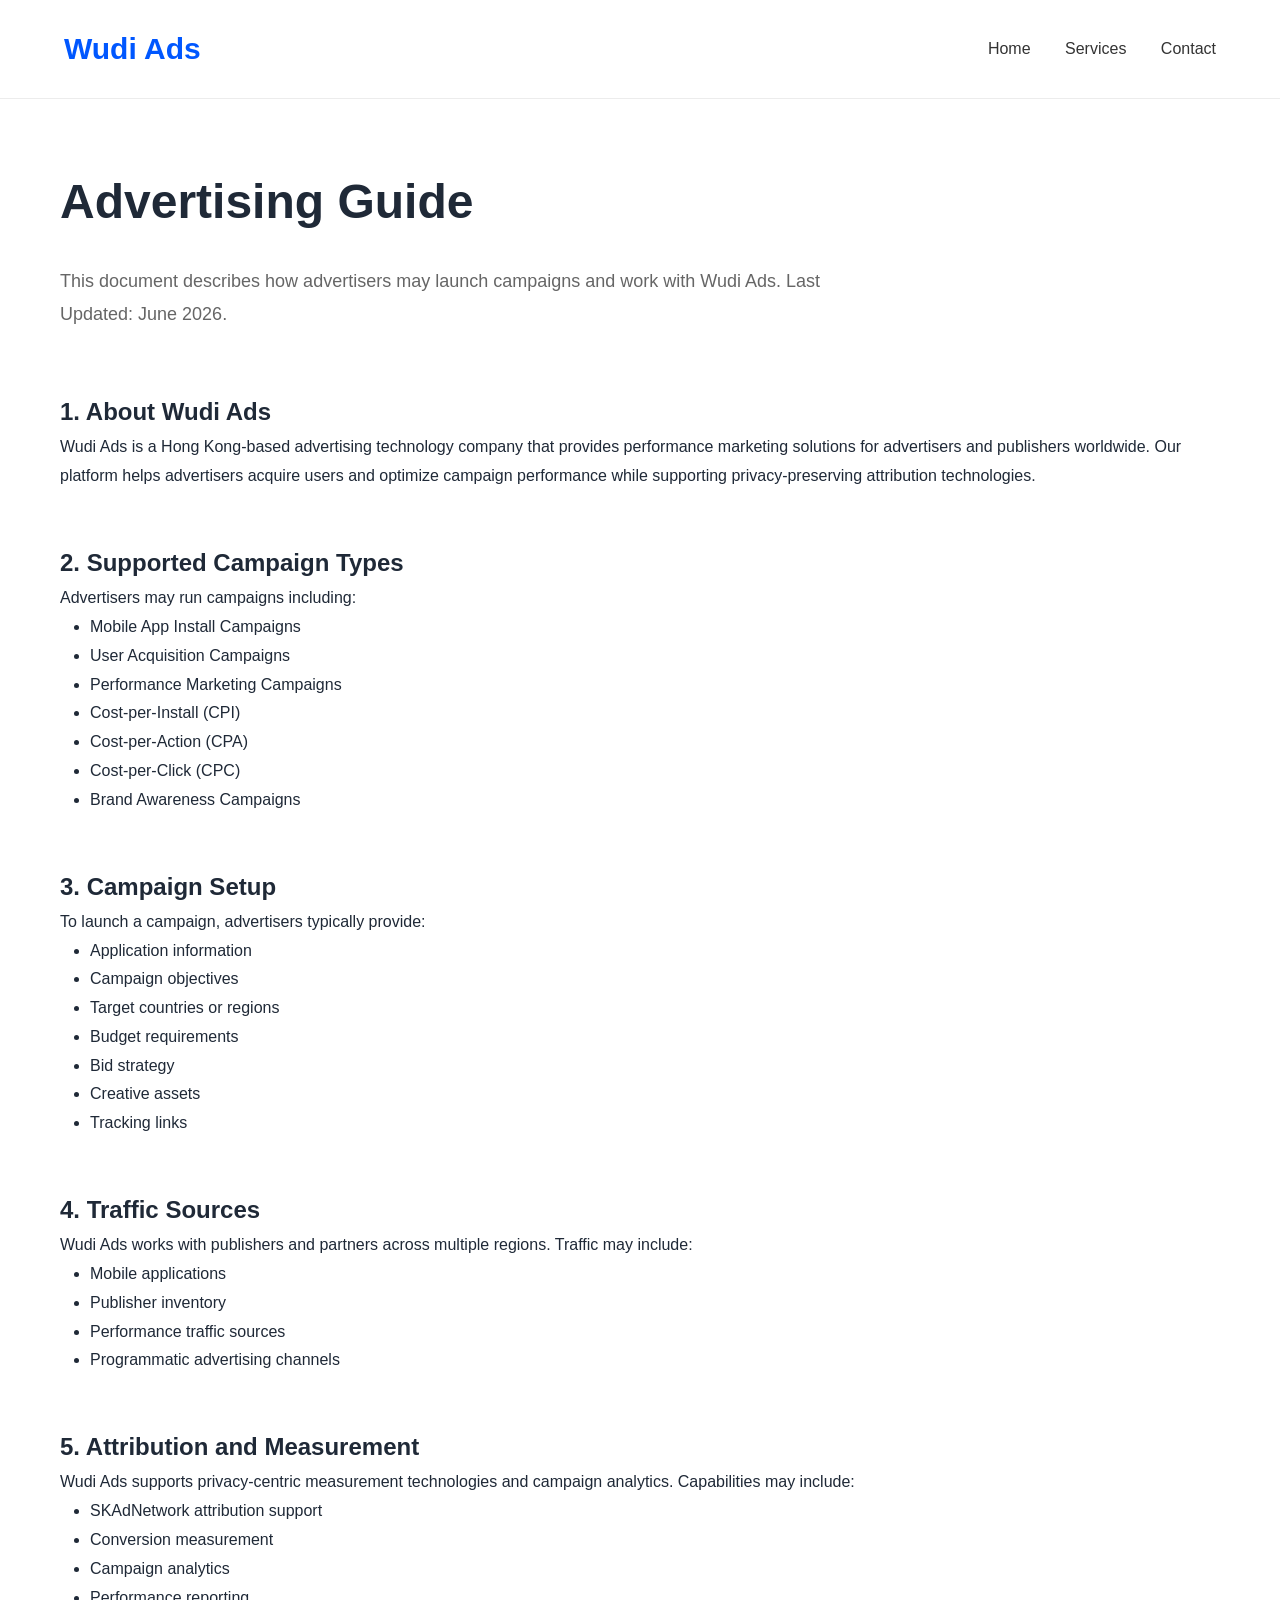
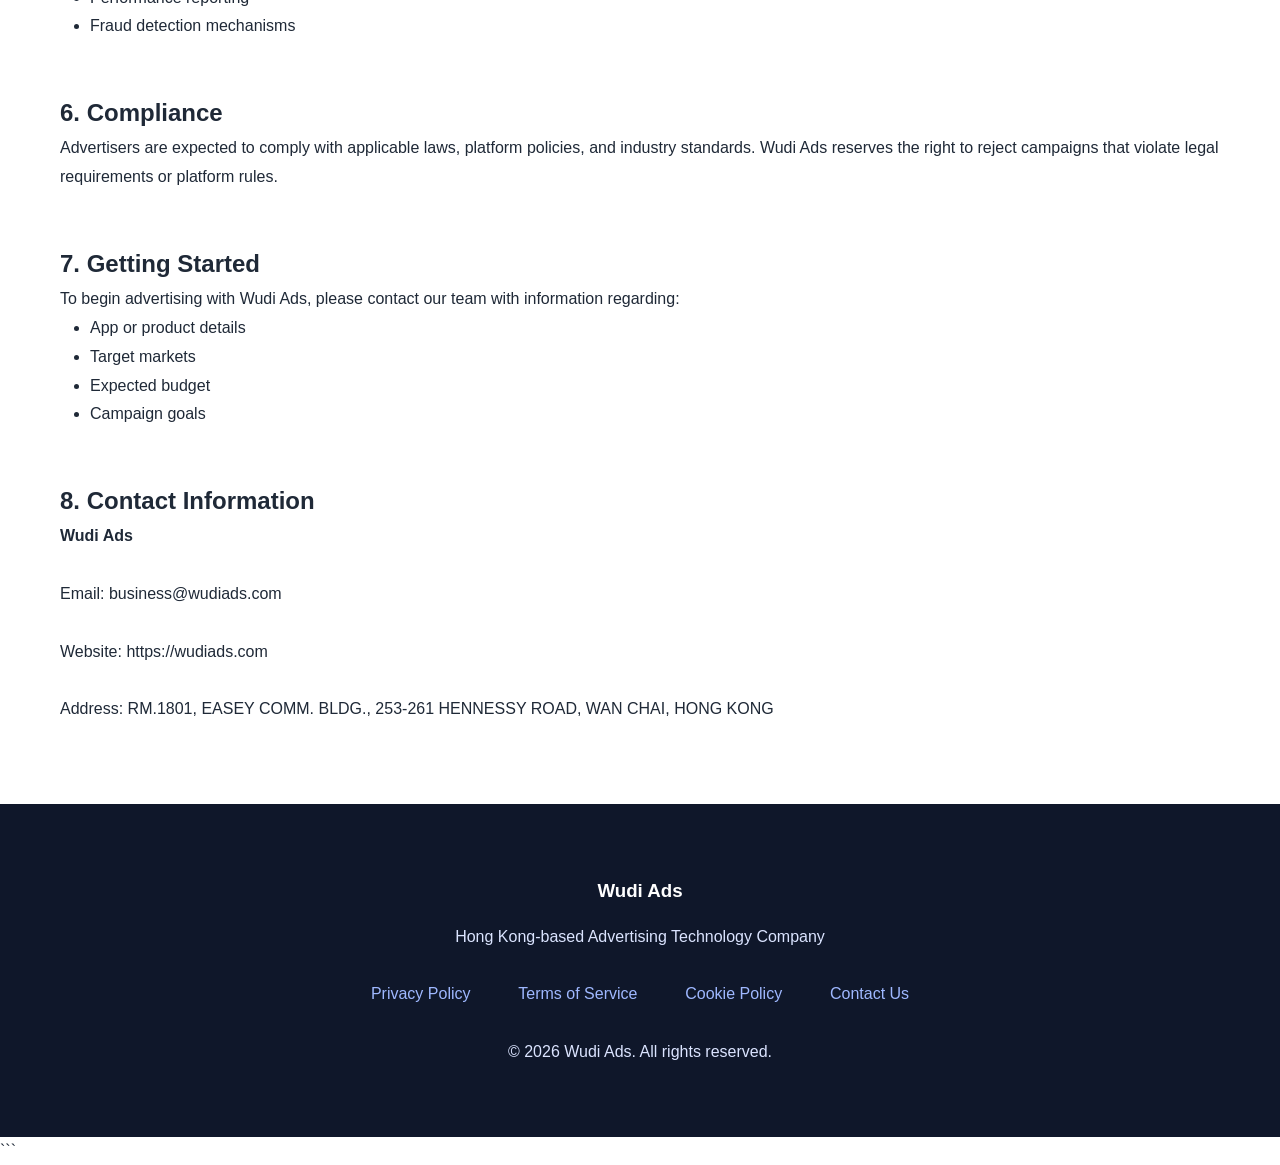
<file: advertising-guide.html>
<!DOCTYPE html>
<html lang="en">

<head>

<meta charset="UTF-8">
<meta name="viewport" content="width=device-width, initial-scale=1.0">

<title>Advertising Guide - Wudi Ads</title>

<link rel="stylesheet" href="style.css">

</head>

<body>

<!-- Header -->

<header>

<div class="container navbar">

<div class="logo">

Wudi Ads

</div>

<div class="nav-links">

<a href="index.html">Home</a>

<a href="services.html">Services</a>

<a href="contact.html">Contact</a>

</div>

</div>

</header>


<!-- Main -->

<section class="page">

<h1>

Advertising Guide

</h1>

<p class="page-intro">

This document describes how advertisers may launch campaigns and work with Wudi Ads.

Last Updated: June 2026.

</p>



<h2>

1. About Wudi Ads

</h2>

<p>

Wudi Ads is a Hong Kong-based advertising technology company that provides performance marketing solutions for advertisers and publishers worldwide.

Our platform helps advertisers acquire users and optimize campaign performance while supporting privacy-preserving attribution technologies.

</p>



<h2>

2. Supported Campaign Types

</h2>

<p>

Advertisers may run campaigns including:

</p>

<ul>

<li>Mobile App Install Campaigns</li>

<li>User Acquisition Campaigns</li>

<li>Performance Marketing Campaigns</li>

<li>Cost-per-Install (CPI)</li>

<li>Cost-per-Action (CPA)</li>

<li>Cost-per-Click (CPC)</li>

<li>Brand Awareness Campaigns</li>

</ul>



<h2>

3. Campaign Setup

</h2>

<p>

To launch a campaign, advertisers typically provide:

</p>

<ul>

<li>Application information</li>

<li>Campaign objectives</li>

<li>Target countries or regions</li>

<li>Budget requirements</li>

<li>Bid strategy</li>

<li>Creative assets</li>

<li>Tracking links</li>

</ul>



<h2>

4. Traffic Sources

</h2>

<p>

Wudi Ads works with publishers and partners across multiple regions.

Traffic may include:

</p>

<ul>

<li>Mobile applications</li>

<li>Publisher inventory</li>

<li>Performance traffic sources</li>

<li>Programmatic advertising channels</li>

</ul>



<h2>

5. Attribution and Measurement

</h2>

<p>

Wudi Ads supports privacy-centric measurement technologies and campaign analytics.

Capabilities may include:

</p>

<ul>

<li>SKAdNetwork attribution support</li>

<li>Conversion measurement</li>

<li>Campaign analytics</li>

<li>Performance reporting</li>

<li>Fraud detection mechanisms</li>

</ul>



<h2>

6. Compliance

</h2>

<p>

Advertisers are expected to comply with applicable laws, platform policies, and industry standards.

Wudi Ads reserves the right to reject campaigns that violate legal requirements or platform rules.

</p>



<h2>

7. Getting Started

</h2>

<p>

To begin advertising with Wudi Ads, please contact our team with information regarding:

</p>

<ul>

<li>App or product details</li>

<li>Target markets</li>

<li>Expected budget</li>

<li>Campaign goals</li>

</ul>



<h2>

8. Contact Information

</h2>

<p>

<strong>Wudi Ads</strong>

<br><br>

Email:

business@wudiads.com

<br><br>

Website:

https://wudiads.com

<br><br>

Address:

RM.1801, EASEY COMM. BLDG.,

253-261 HENNESSY ROAD,

WAN CHAI,

HONG KONG

</p>

</section>



<!-- Footer -->

<footer>

<div class="container">

<h3>

Wudi Ads

</h3>

<p>

Hong Kong-based Advertising Technology Company

</p>

<br>

<a href="privacy-policy.html">

Privacy Policy

</a>

&nbsp;&nbsp;

<a href="terms.html">

Terms of Service

</a>

&nbsp;&nbsp;

<a href="cookie-policy.html">

Cookie Policy

</a>

&nbsp;&nbsp;

<a href="contact.html">

Contact Us

</a>

<br><br>

<p>

© 2026 Wudi Ads. All rights reserved.

</p>

</div>

</footer>

</body>

</html>
```
</file>
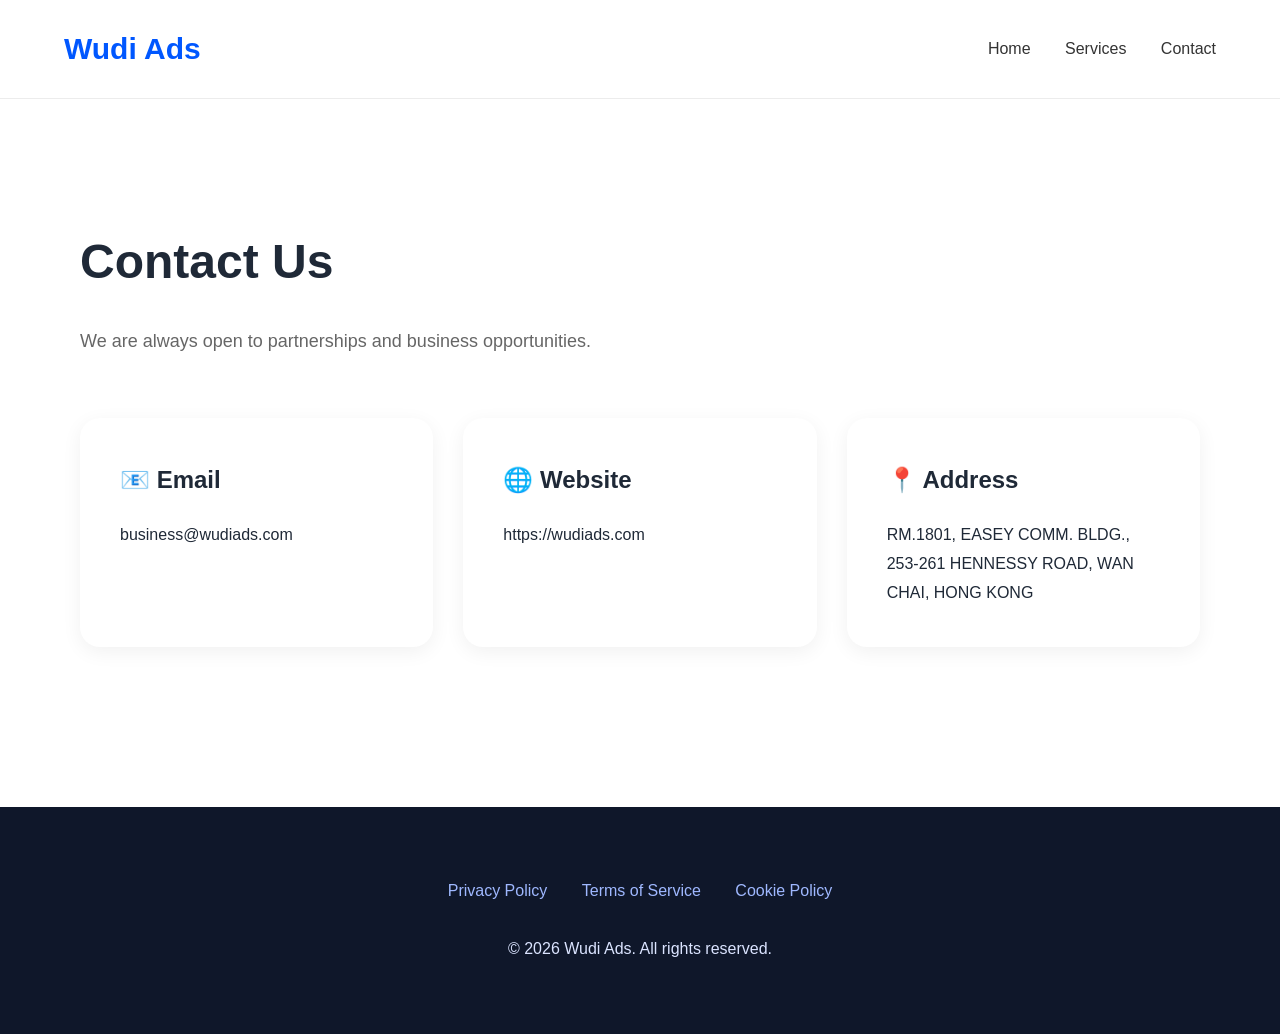
<file: contact.html>
<!DOCTYPE html>
<html lang="en">
<head>
<meta charset="UTF-8">
<meta name="viewport" content="width=device-width,initial-scale=1">
<title>Contact - Wudi Ads</title>
<link rel="stylesheet" href="style.css">
</head>

<body>

<header>

<div class="container navbar">

<div class="logo">
Wudi Ads
</div>

<div class="nav-links">
<a href="index.html">Home</a>
<a href="services.html">Services</a>
<a href="contact.html">Contact</a>
</div>

</div>

</header>


<div class="page">

<section class="page">

<h1>Contact Us</h1>

<p class="page-intro">

We are always open to partnerships and business opportunities.

</p>

<div class="grid">

<div class="card">

<h3>📧 Email</h3>

<p>

business@wudiads.com

</p>

</div>

<div class="card">

<h3>🌐 Website</h3>

<p>

https://wudiads.com

</p>

</div>

<div class="card">

<h3>📍 Address</h3>

<p>

RM.1801, EASEY COMM. BLDG.,

253-261 HENNESSY ROAD,

WAN CHAI, HONG KONG

</p>

</div>

</section>
</div>


<footer>

<a href="privacy-policy.html">
Privacy Policy
</a>

<a href="terms.html">
Terms of Service
</a>

<a href="cookie-policy.html">
Cookie Policy
</a>

<br><br>

<p>
© 2026 Wudi Ads. All rights reserved.
</p>

</footer>

</body>
</html>
</file>
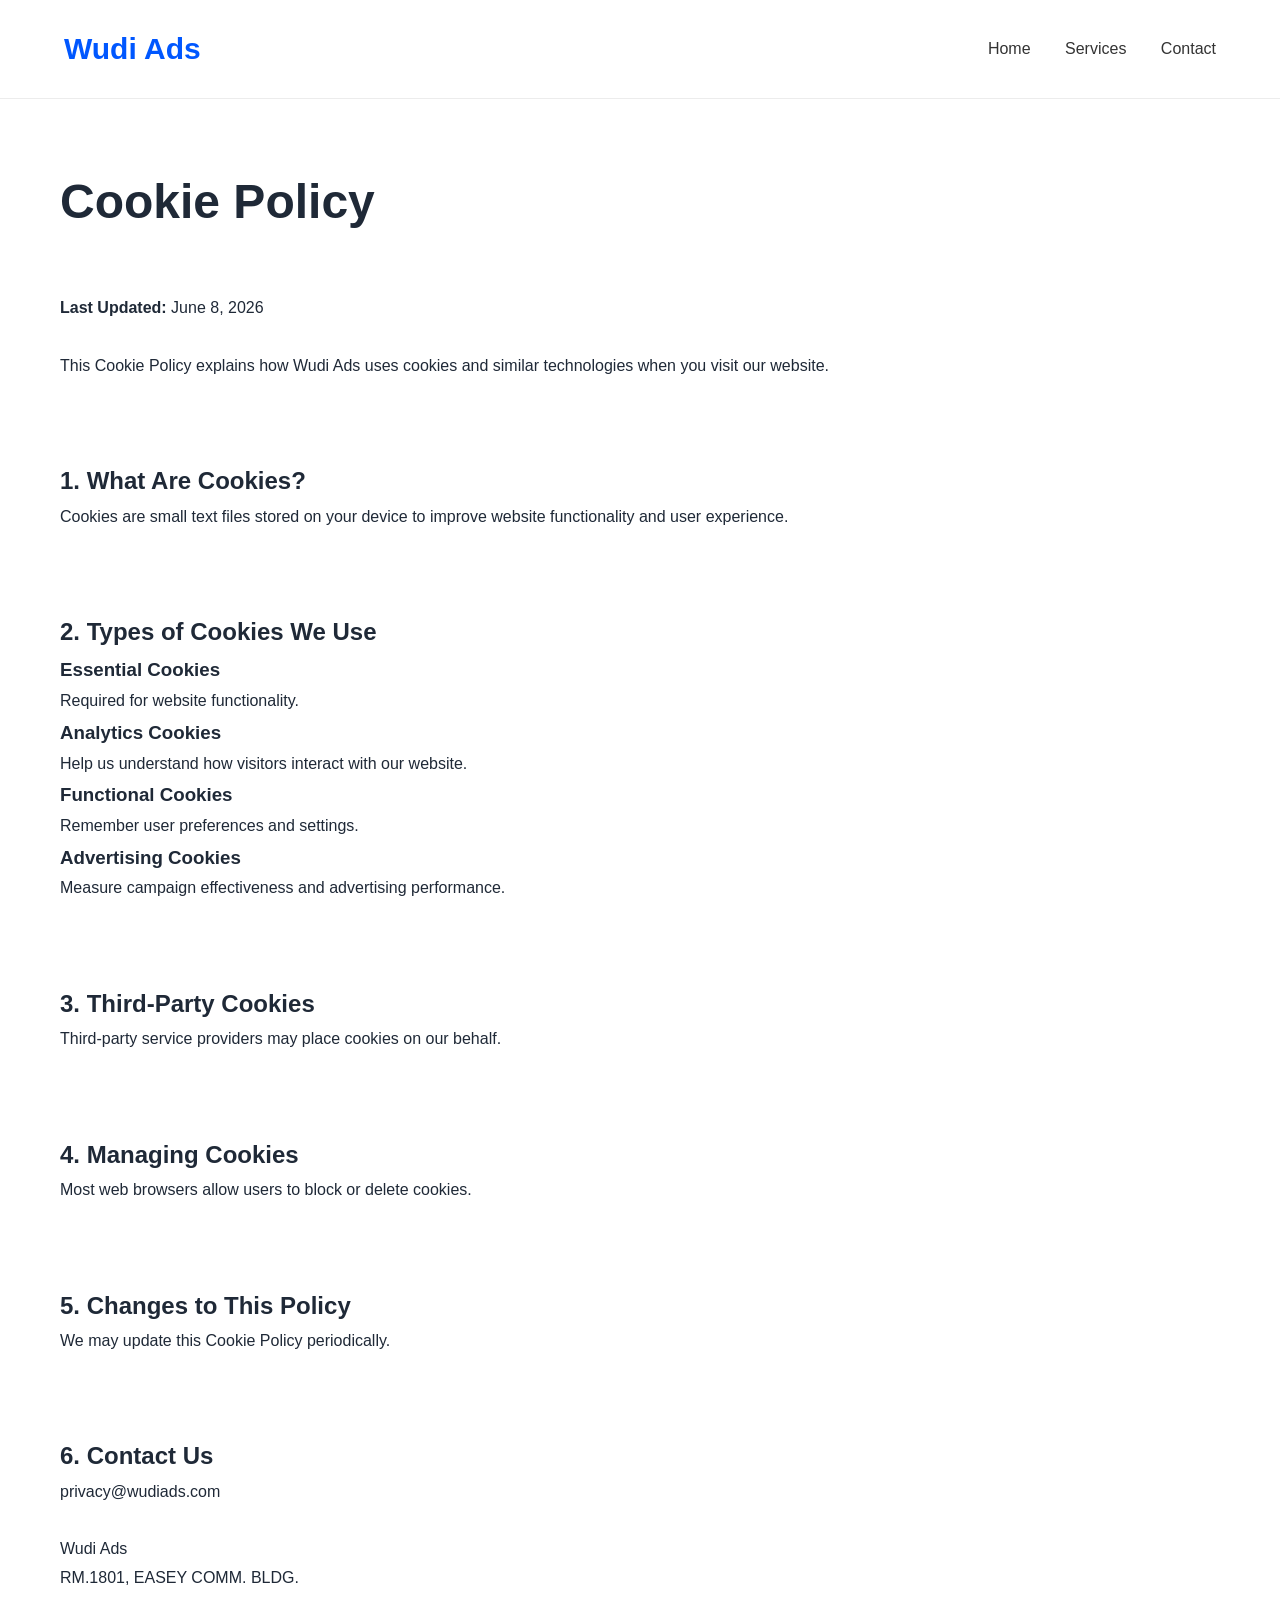
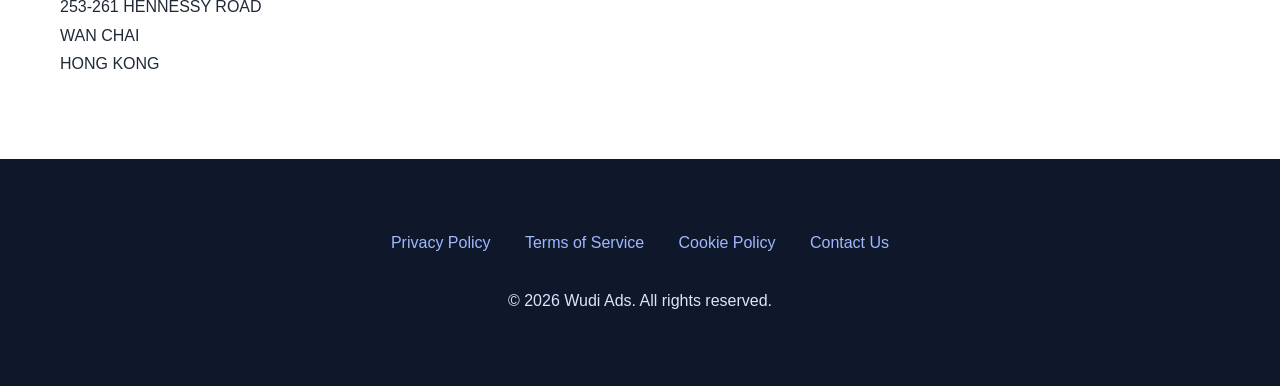
<file: cookie-policy.html>
<!DOCTYPE html>
<html lang="en">
<head>
<meta charset="UTF-8">
<meta name="viewport" content="width=device-width,initial-scale=1">
<title>Cookie Policy - Wudi Ads</title>

<link rel="stylesheet" href="style.css">
</head>

<body>

<header>
<div class="container navbar">

<div class="logo">
Wudi Ads
</div>

<div class="nav-links">
<a href="index.html">Home</a>
<a href="services.html">Services</a>
<a href="contact.html">Contact</a>
</div>

</div>
</header>


<div class="page">

<h1>Cookie Policy</h1>

<br>

<p>

<strong>Last Updated:</strong> June 8, 2026

</p>

<br>

<p>

This Cookie Policy explains how Wudi Ads uses cookies and similar technologies when you visit our website.

</p>

<br>

<h2>1. What Are Cookies?</h2>

<p>

Cookies are small text files stored on your device to improve website functionality and user experience.

</p>

<br>

<h2>2. Types of Cookies We Use</h2>

<h3>Essential Cookies</h3>

<p>

Required for website functionality.

</p>

<h3>Analytics Cookies</h3>

<p>

Help us understand how visitors interact with our website.

</p>

<h3>Functional Cookies</h3>

<p>

Remember user preferences and settings.

</p>

<h3>Advertising Cookies</h3>

<p>

Measure campaign effectiveness and advertising performance.

</p>

<br>

<h2>3. Third-Party Cookies</h2>

<p>

Third-party service providers may place cookies on our behalf.

</p>

<br>

<h2>4. Managing Cookies</h2>

<p>

Most web browsers allow users to block or delete cookies.

</p>

<br>

<h2>5. Changes to This Policy</h2>

<p>

We may update this Cookie Policy periodically.

</p>

<br>

<h2>6. Contact Us</h2>

<p>

privacy@wudiads.com

<br><br>

Wudi Ads

<br>

RM.1801, EASEY COMM. BLDG.

<br>

253-261 HENNESSY ROAD

<br>

WAN CHAI

<br>

HONG KONG

</p>

</div>

<footer>

<a href="privacy-policy.html">
Privacy Policy
</a>

<a href="terms.html">
Terms of Service
</a>

<a href="cookie-policy.html">
Cookie Policy
</a>

<a href="contact.html">
Contact Us
</a>

<br><br>

<p>
© 2026 Wudi Ads. All rights reserved.
</p>

</footer>

</body>
</html>
</file>
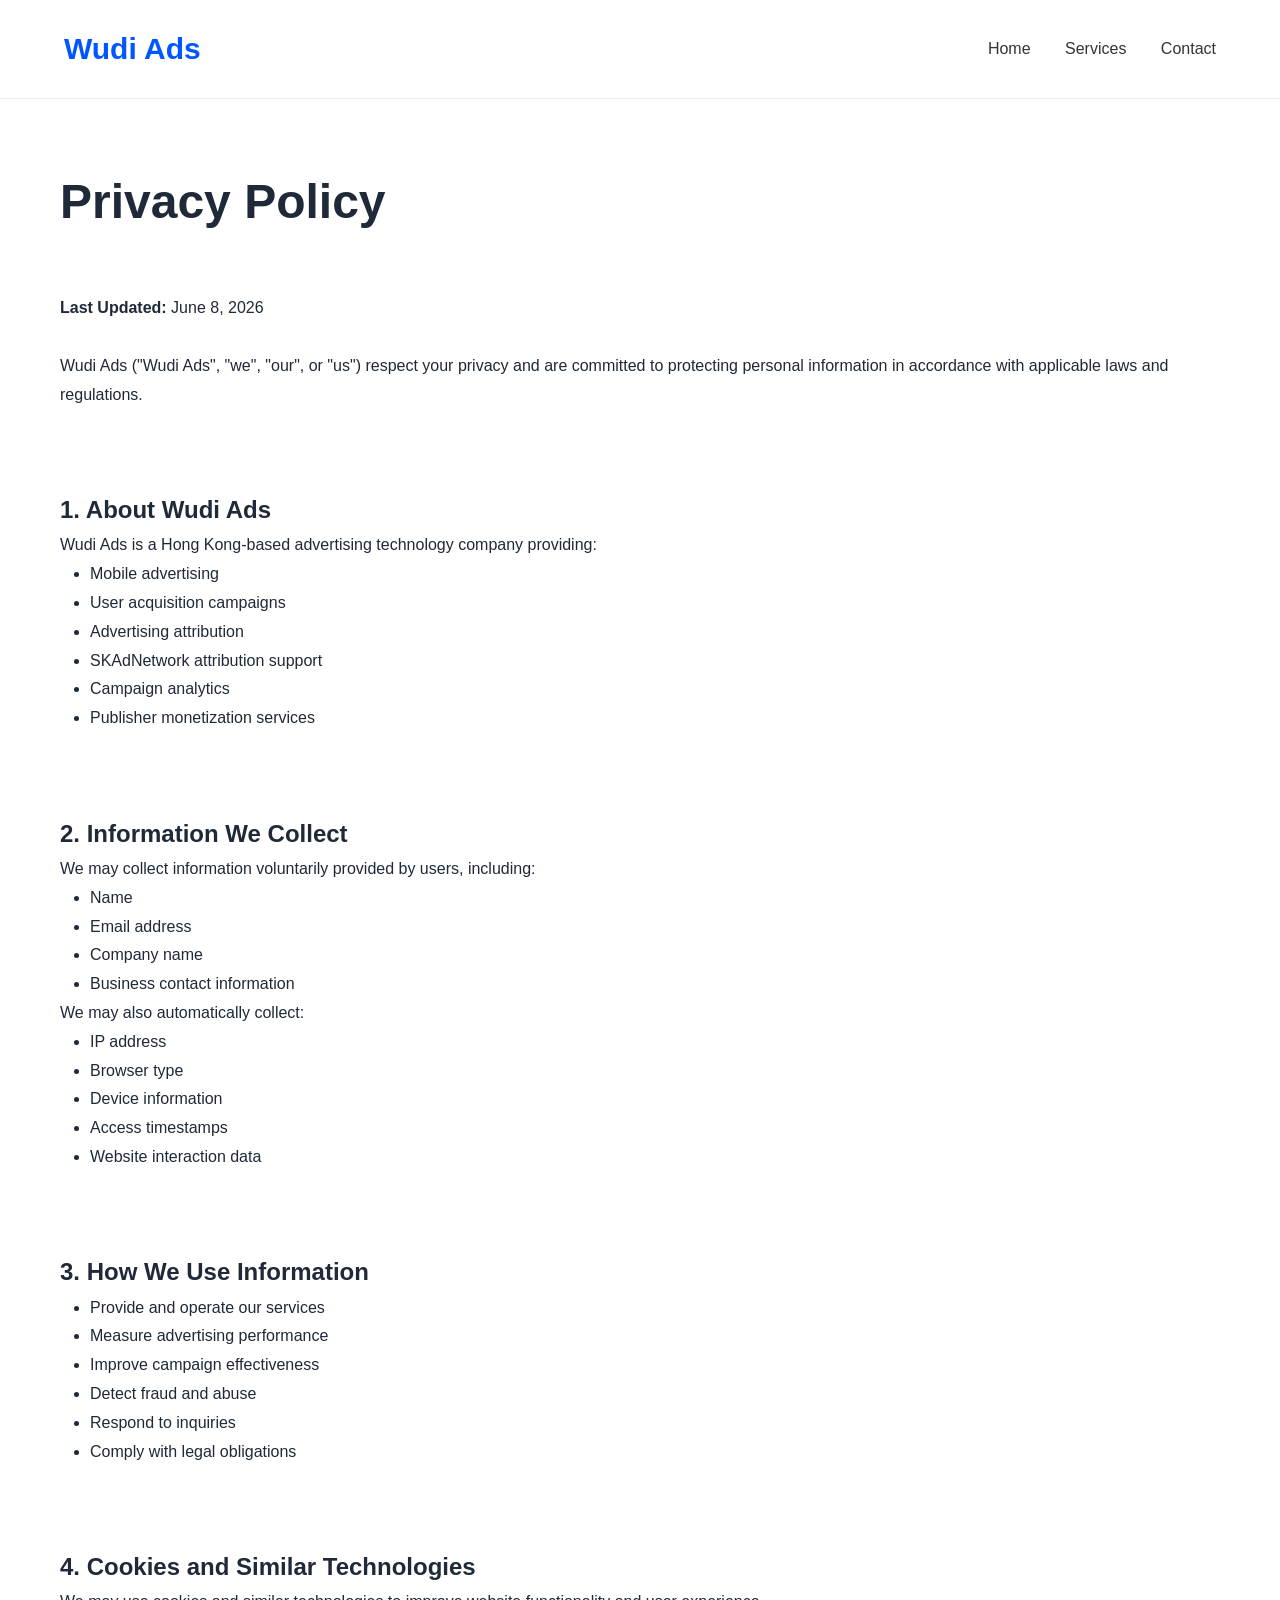
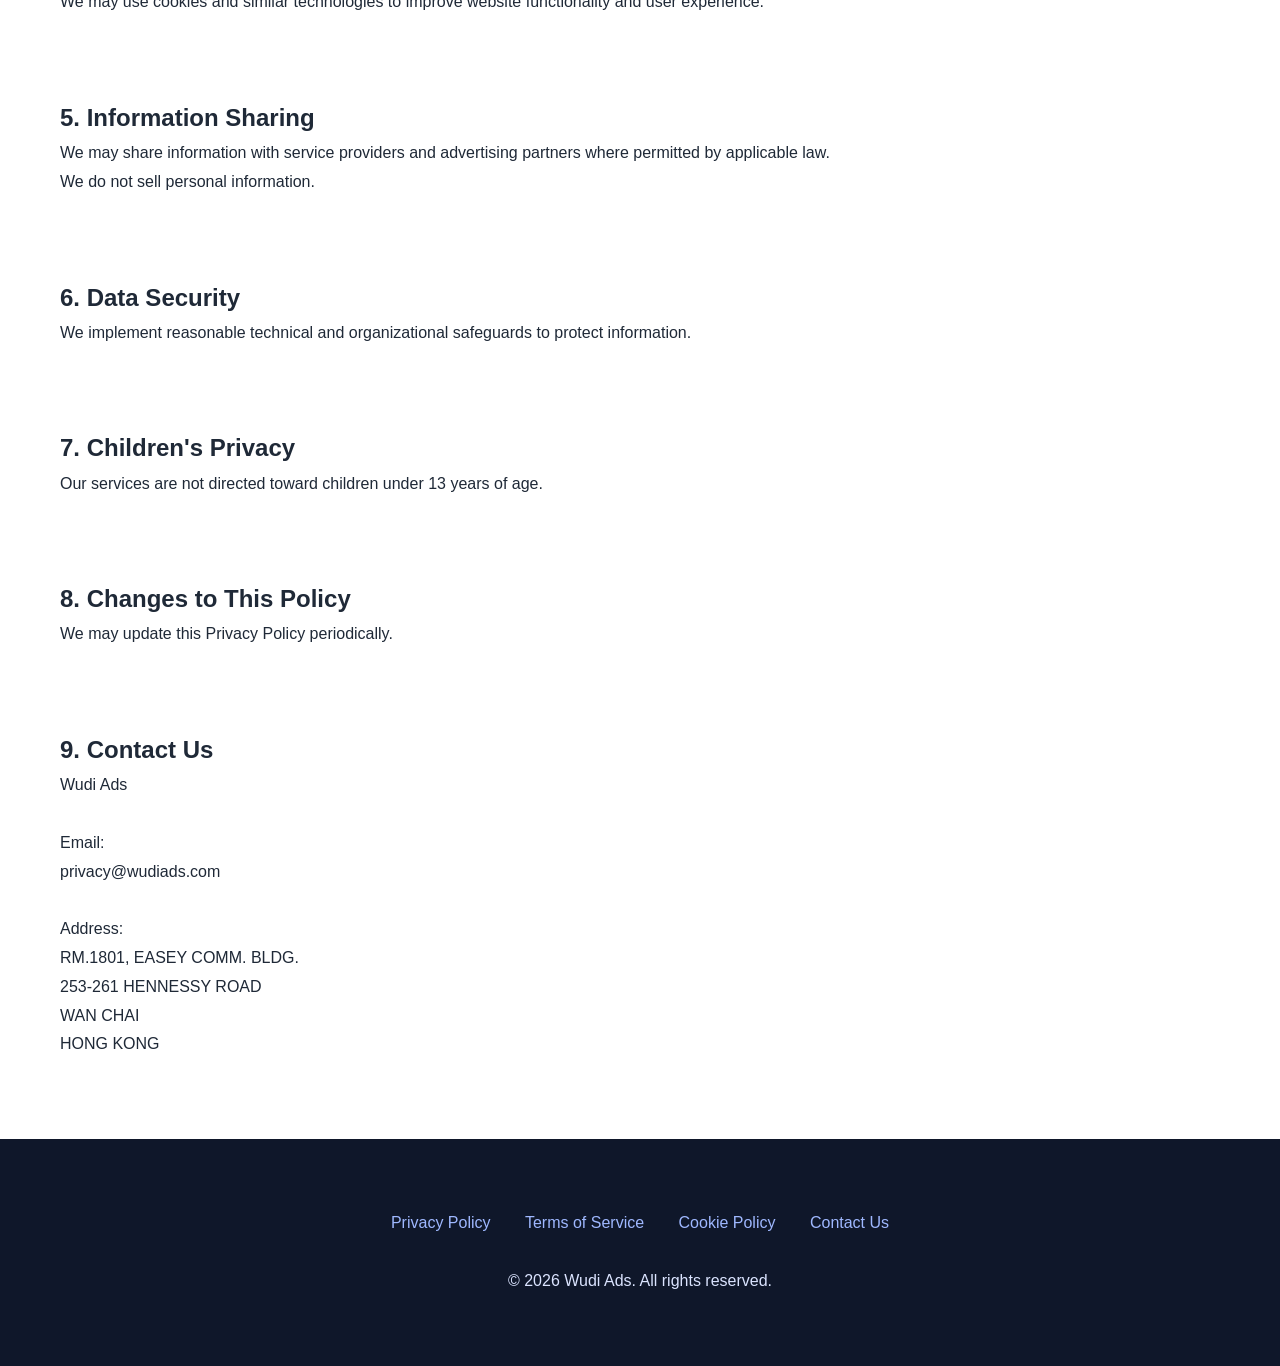
<file: privacy-policy.html>
<!DOCTYPE html>
<html lang="en">
<head>
<meta charset="UTF-8">
<meta name="viewport" content="width=device-width,initial-scale=1">
<title>Privacy Policy - Wudi Ads</title>

<link rel="stylesheet" href="style.css">
</head>

<body>

<header>
<div class="container navbar">

<div class="logo">
Wudi Ads
</div>

<div class="nav-links">
<a href="index.html">Home</a>
<a href="services.html">Services</a>
<a href="contact.html">Contact</a>
</div>

</div>
</header>


<div class="page">

<h1>Privacy Policy</h1>

<br>

<p>
<strong>Last Updated:</strong> June 8, 2026
</p>

<br>

<p>

Wudi Ads ("Wudi Ads", "we", "our", or "us") respect your privacy and are committed to protecting personal information in accordance with applicable laws and regulations.

</p>

<br>

<h2>1. About Wudi Ads</h2>

<p>

Wudi Ads is a Hong Kong-based advertising technology company providing:

</p>

<ul>

<li>Mobile advertising</li>

<li>User acquisition campaigns</li>

<li>Advertising attribution</li>

<li>SKAdNetwork attribution support</li>

<li>Campaign analytics</li>

<li>Publisher monetization services</li>

</ul>

<br>

<h2>2. Information We Collect</h2>

<p>

We may collect information voluntarily provided by users, including:

</p>

<ul>

<li>Name</li>

<li>Email address</li>

<li>Company name</li>

<li>Business contact information</li>

</ul>

<p>

We may also automatically collect:

</p>

<ul>

<li>IP address</li>

<li>Browser type</li>

<li>Device information</li>

<li>Access timestamps</li>

<li>Website interaction data</li>

</ul>

<br>

<h2>3. How We Use Information</h2>

<ul>

<li>Provide and operate our services</li>

<li>Measure advertising performance</li>

<li>Improve campaign effectiveness</li>

<li>Detect fraud and abuse</li>

<li>Respond to inquiries</li>

<li>Comply with legal obligations</li>

</ul>

<br>

<h2>4. Cookies and Similar Technologies</h2>

<p>

We may use cookies and similar technologies to improve website functionality and user experience.

</p>

<br>

<h2>5. Information Sharing</h2>

<p>

We may share information with service providers and advertising partners where permitted by applicable law.

</p>

<p>

We do not sell personal information.

</p>

<br>

<h2>6. Data Security</h2>

<p>

We implement reasonable technical and organizational safeguards to protect information.

</p>

<br>

<h2>7. Children's Privacy</h2>

<p>

Our services are not directed toward children under 13 years of age.

</p>

<br>

<h2>8. Changes to This Policy</h2>

<p>

We may update this Privacy Policy periodically.

</p>

<br>

<h2>9. Contact Us</h2>

<p>

Wudi Ads

<br><br>

Email:

<br>

privacy@wudiads.com

<br><br>

Address:

<br>

RM.1801, EASEY COMM. BLDG.

<br>

253-261 HENNESSY ROAD

<br>

WAN CHAI

<br>

HONG KONG

</p>

</div>

<footer>

<a href="privacy-policy.html">
Privacy Policy
</a>

<a href="terms.html">
Terms of Service
</a>

<a href="cookie-policy.html">
Cookie Policy
</a>

<a href="contact.html">
Contact Us
</a>

<br><br>

<p>
© 2026 Wudi Ads. All rights reserved.
</p>

</footer>

</body>
</html>
</file>
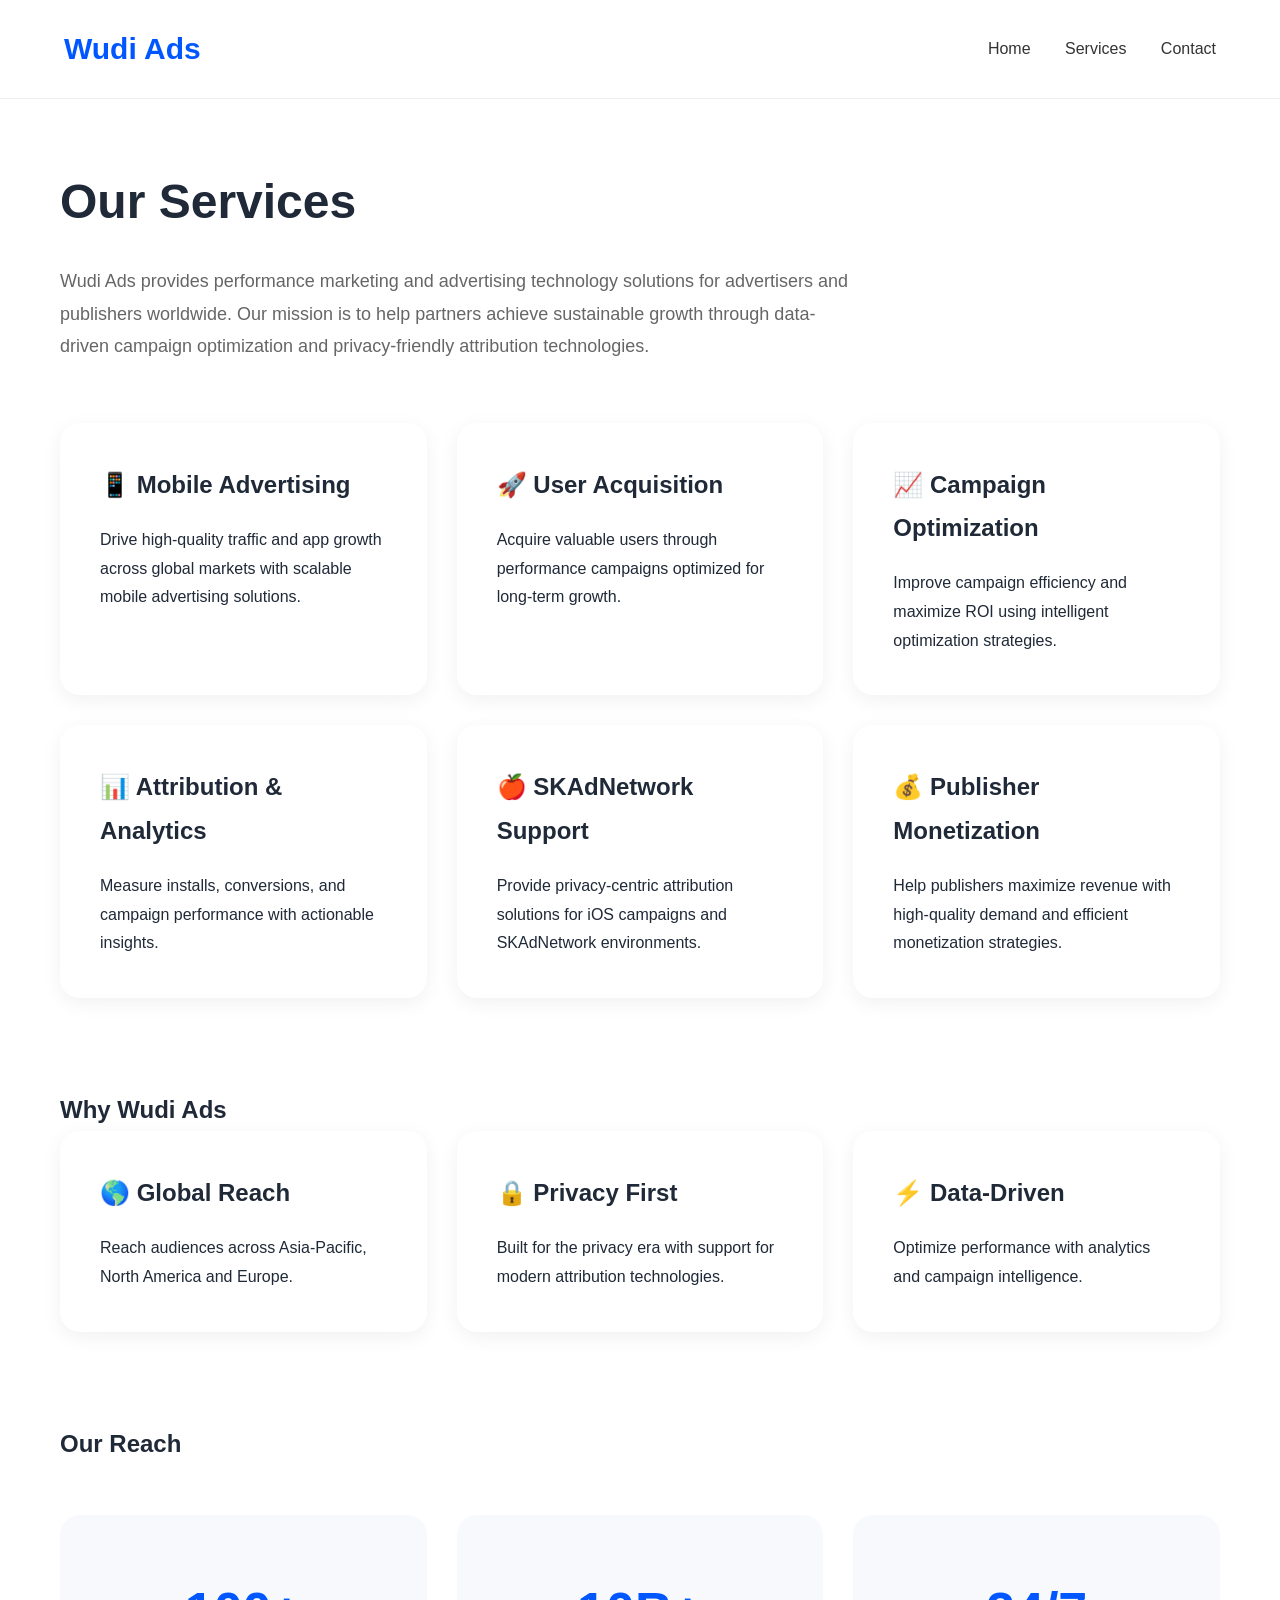
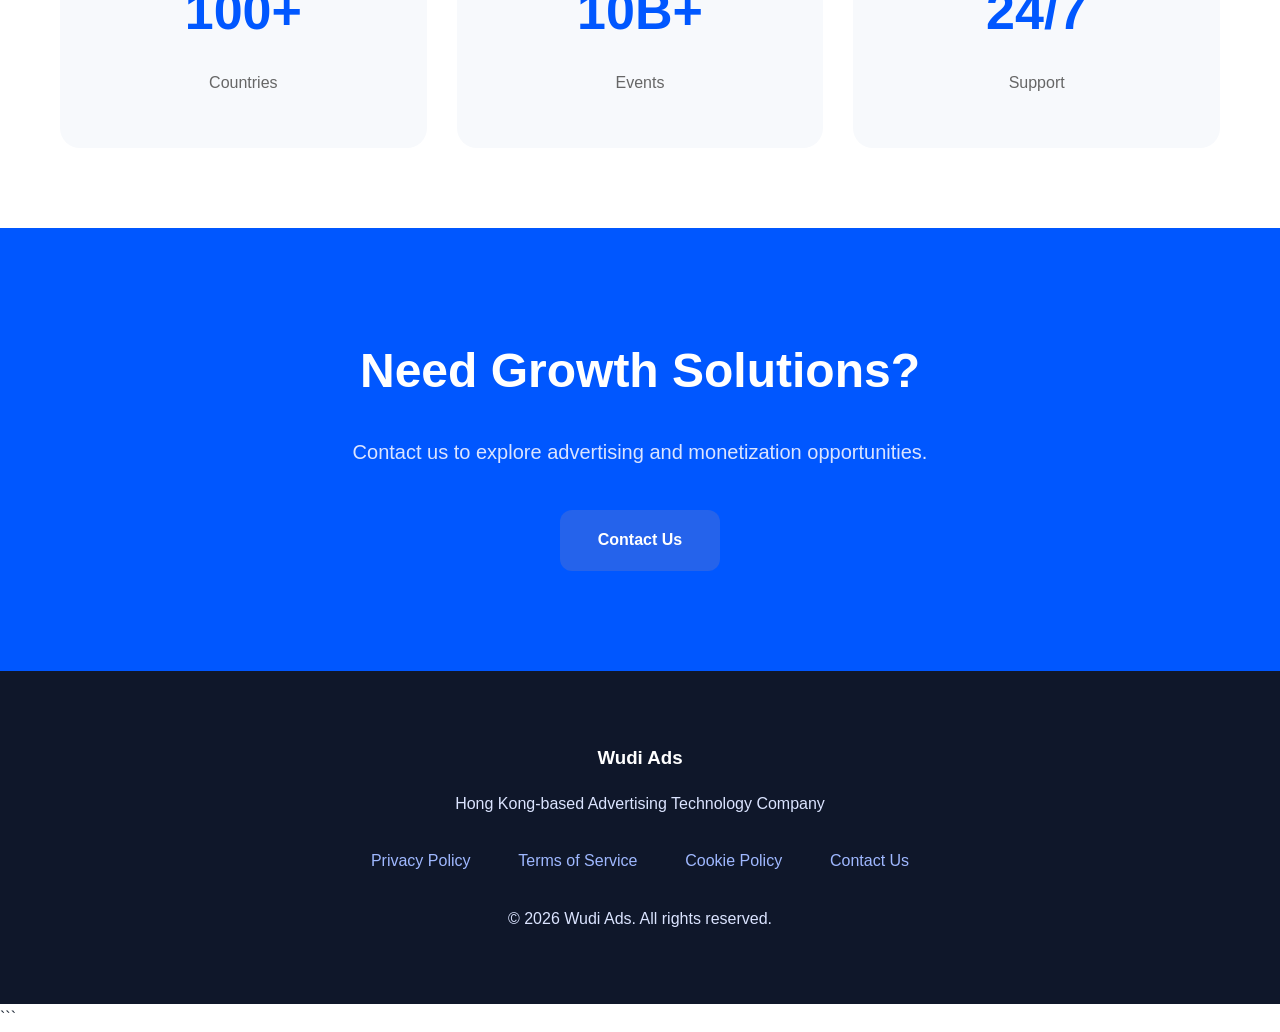
<file: services.html>
<!DOCTYPE html>
<html lang="en">

<head>

<meta charset="UTF-8">
<meta name="viewport" content="width=device-width, initial-scale=1.0">

<title>Services - Wudi Ads</title>

<link rel="stylesheet" href="style.css">

</head>

<body>

<!-- Header -->

<header>

<div class="container navbar">

<div class="logo">

Wudi Ads

</div>

<div class="nav-links">

<a href="index.html">Home</a>

<a href="services.html">Services</a>

<a href="contact.html">Contact</a>

</div>

</div>

</header>


<!-- Page Title -->

<section class="page">

<h1>

Our Services

</h1>

<p class="page-intro">

Wudi Ads provides performance marketing and advertising technology solutions for advertisers and publishers worldwide.

Our mission is to help partners achieve sustainable growth through data-driven campaign optimization and privacy-friendly attribution technologies.

</p>


<!-- Services Grid -->

<div class="grid">

<div class="card">

<h3>

📱 Mobile Advertising

</h3>

<p>

Drive high-quality traffic and app growth across global markets with scalable mobile advertising solutions.

</p>

</div>


<div class="card">

<h3>

🚀 User Acquisition

</h3>

<p>

Acquire valuable users through performance campaigns optimized for long-term growth.

</p>

</div>


<div class="card">

<h3>

📈 Campaign Optimization

</h3>

<p>

Improve campaign efficiency and maximize ROI using intelligent optimization strategies.

</p>

</div>


<div class="card">

<h3>

📊 Attribution & Analytics

</h3>

<p>

Measure installs, conversions, and campaign performance with actionable insights.

</p>

</div>


<div class="card">

<h3>

🍎 SKAdNetwork Support

</h3>

<p>

Provide privacy-centric attribution solutions for iOS campaigns and SKAdNetwork environments.

</p>

</div>


<div class="card">

<h3>

💰 Publisher Monetization

</h3>

<p>

Help publishers maximize revenue with high-quality demand and efficient monetization strategies.

</p>

</div>

</div>


<!-- Why Choose Us -->

<h2 style="margin-top:90px;">

Why Wudi Ads

</h2>

<div class="grid">

<div class="card">

<h3>

🌎 Global Reach

</h3>

<p>

Reach audiences across Asia-Pacific, North America and Europe.

</p>

</div>

<div class="card">

<h3>

🔒 Privacy First

</h3>

<p>

Built for the privacy era with support for modern attribution technologies.

</p>

</div>

<div class="card">

<h3>

⚡ Data-Driven

</h3>

<p>

Optimize performance with analytics and campaign intelligence.

</p>

</div>

</div>


<!-- Statistics -->

<h2 style="margin-top:90px;">

Our Reach

</h2>

<div class="stats-grid">

<div class="stat-card">

<h3>

100+

</h3>

<p>

Countries

</p>

</div>

<div class="stat-card">

<h3>

10B+

</h3>

<p>

Events

</p>

</div>

<div class="stat-card">

<h3>

24/7

</h3>

<p>

Support

</p>

</div>

</div>

</section>



<!-- CTA -->

<section class="cta">

<div class="container">

<h2>

Need Growth Solutions?

</h2>

<p>

Contact us to explore advertising and monetization opportunities.

</p>

<a class="button" href="contact.html">

Contact Us

</a>

</div>

</section>



<!-- Footer -->

<footer>

<div class="container">

<h3>

Wudi Ads

</h3>

<p>

Hong Kong-based Advertising Technology Company

</p>

<br>

<a href="privacy-policy.html">

Privacy Policy

</a>

&nbsp;&nbsp;

<a href="terms.html">

Terms of Service

</a>

&nbsp;&nbsp;

<a href="cookie-policy.html">

Cookie Policy

</a>

&nbsp;&nbsp;

<a href="contact.html">

Contact Us

</a>

<br><br>

<p>

© 2026 Wudi Ads. All rights reserved.

</p>

</div>

</footer>

</body>

</html>
```
</file>
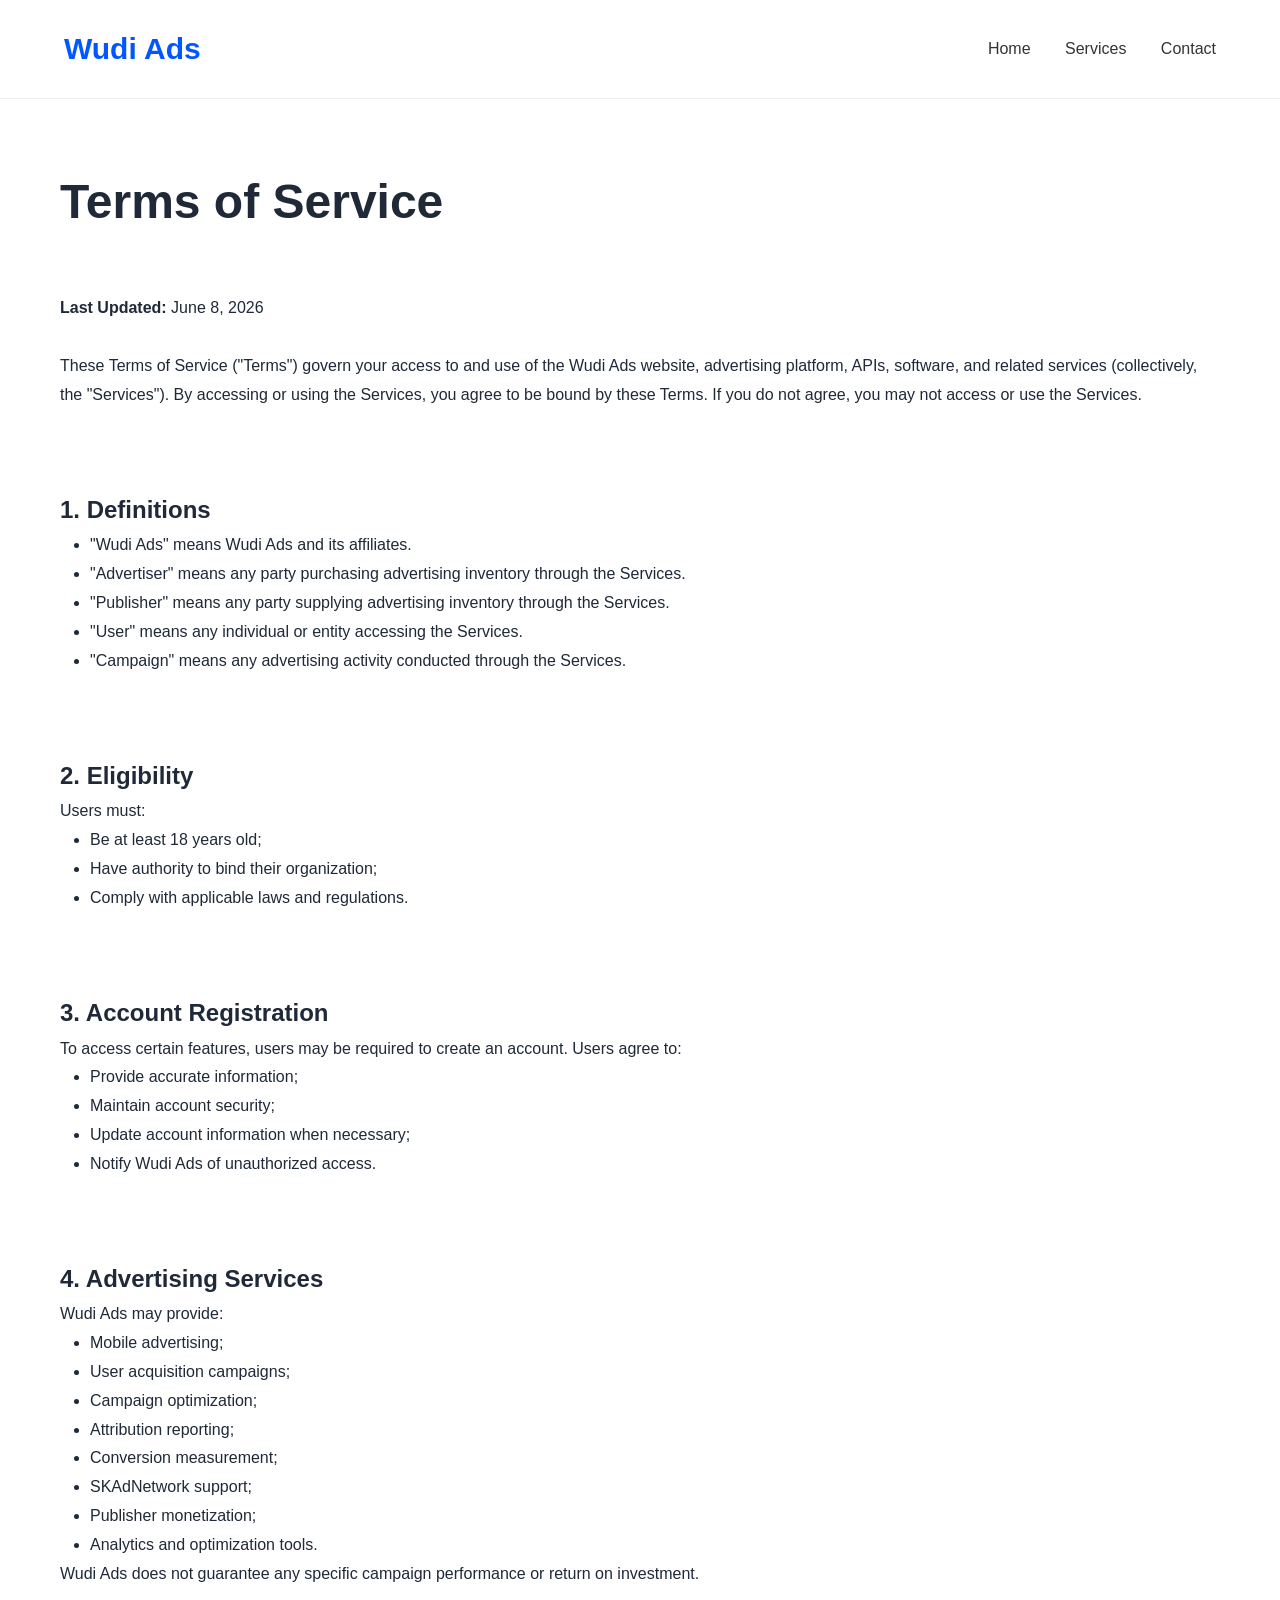
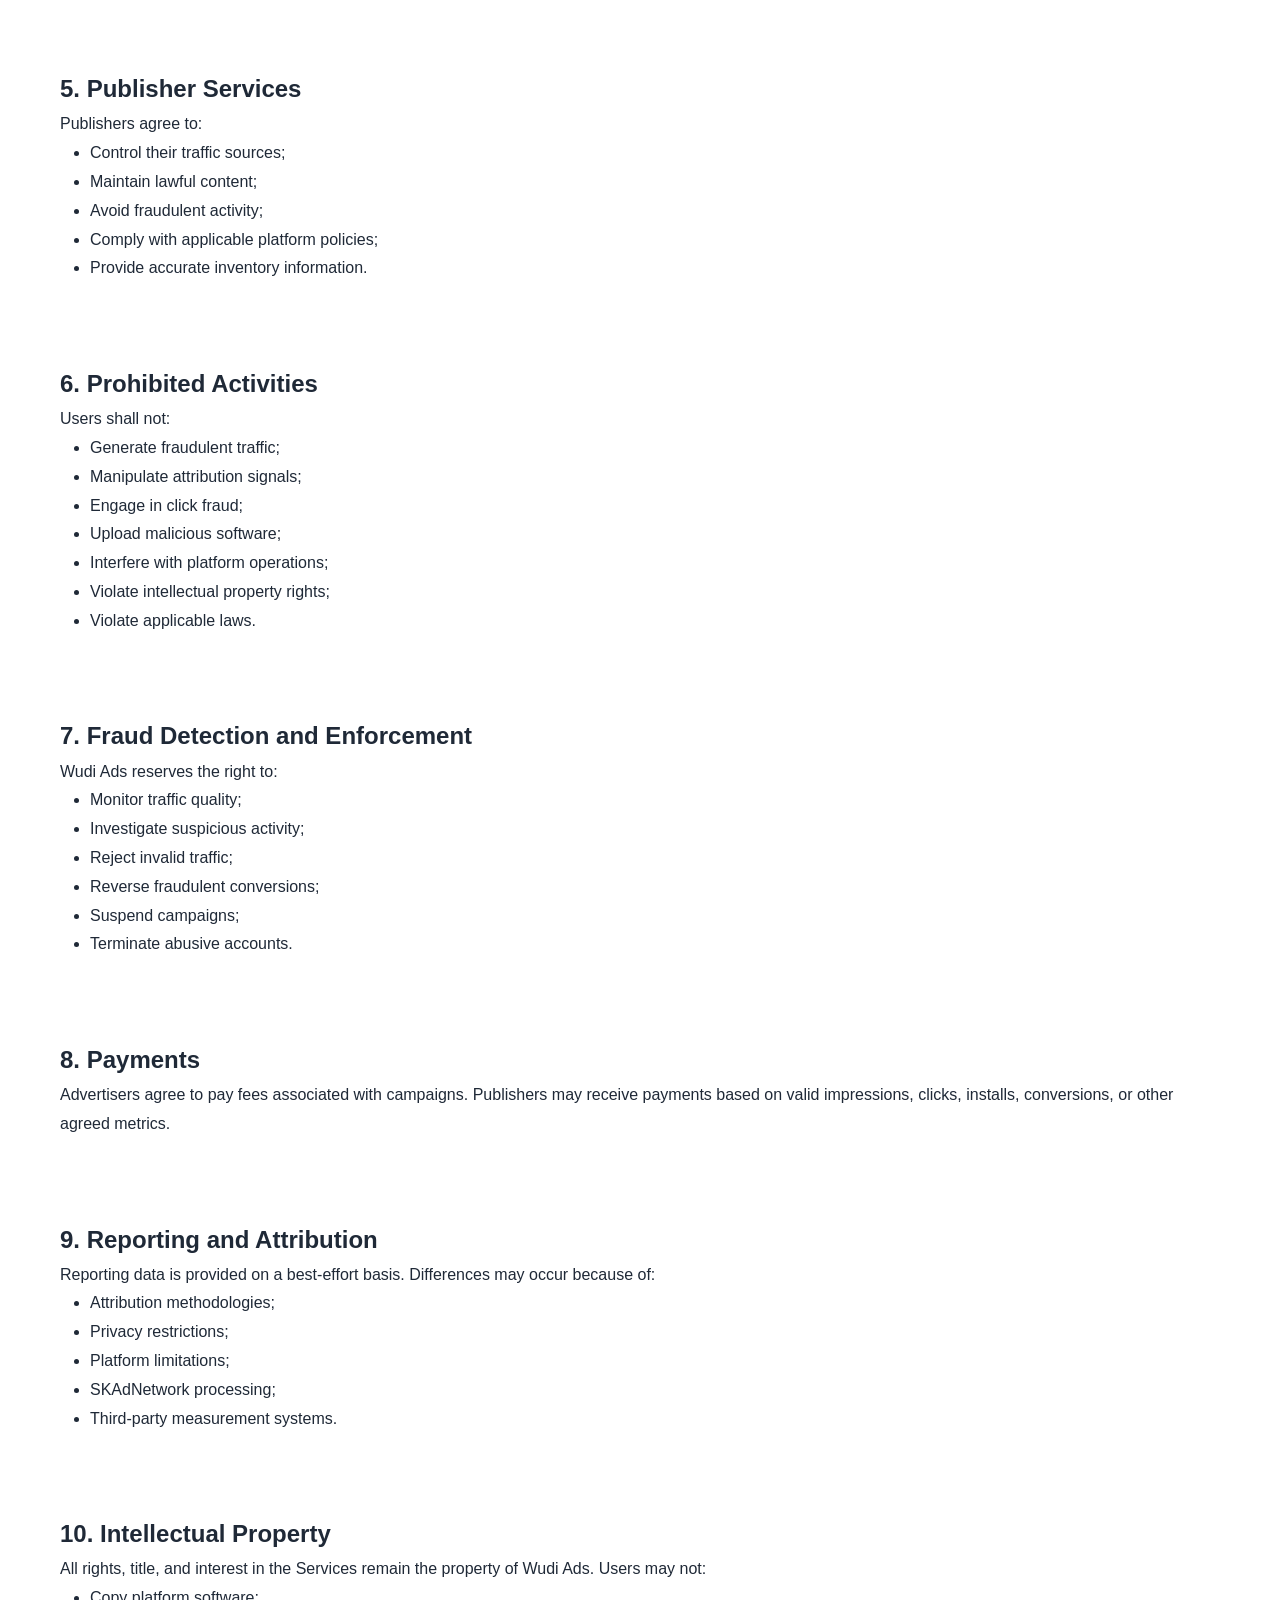
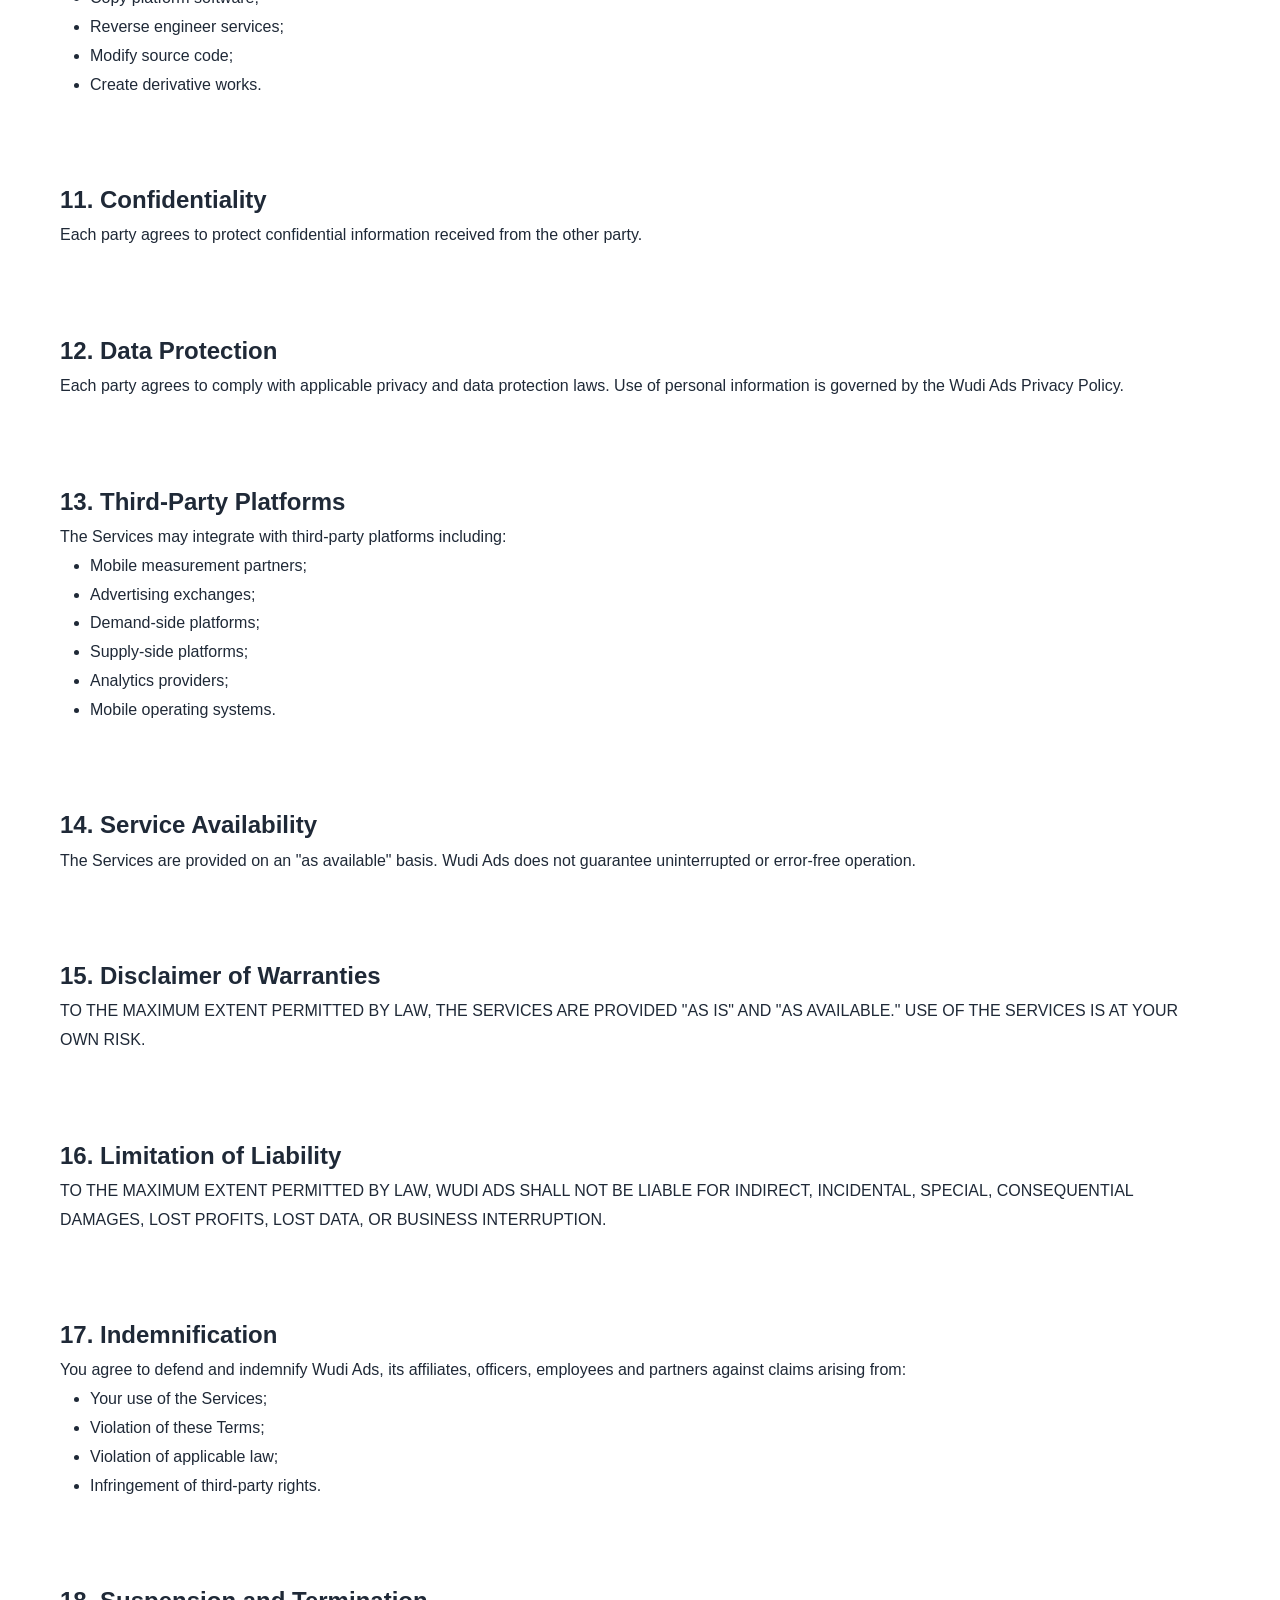
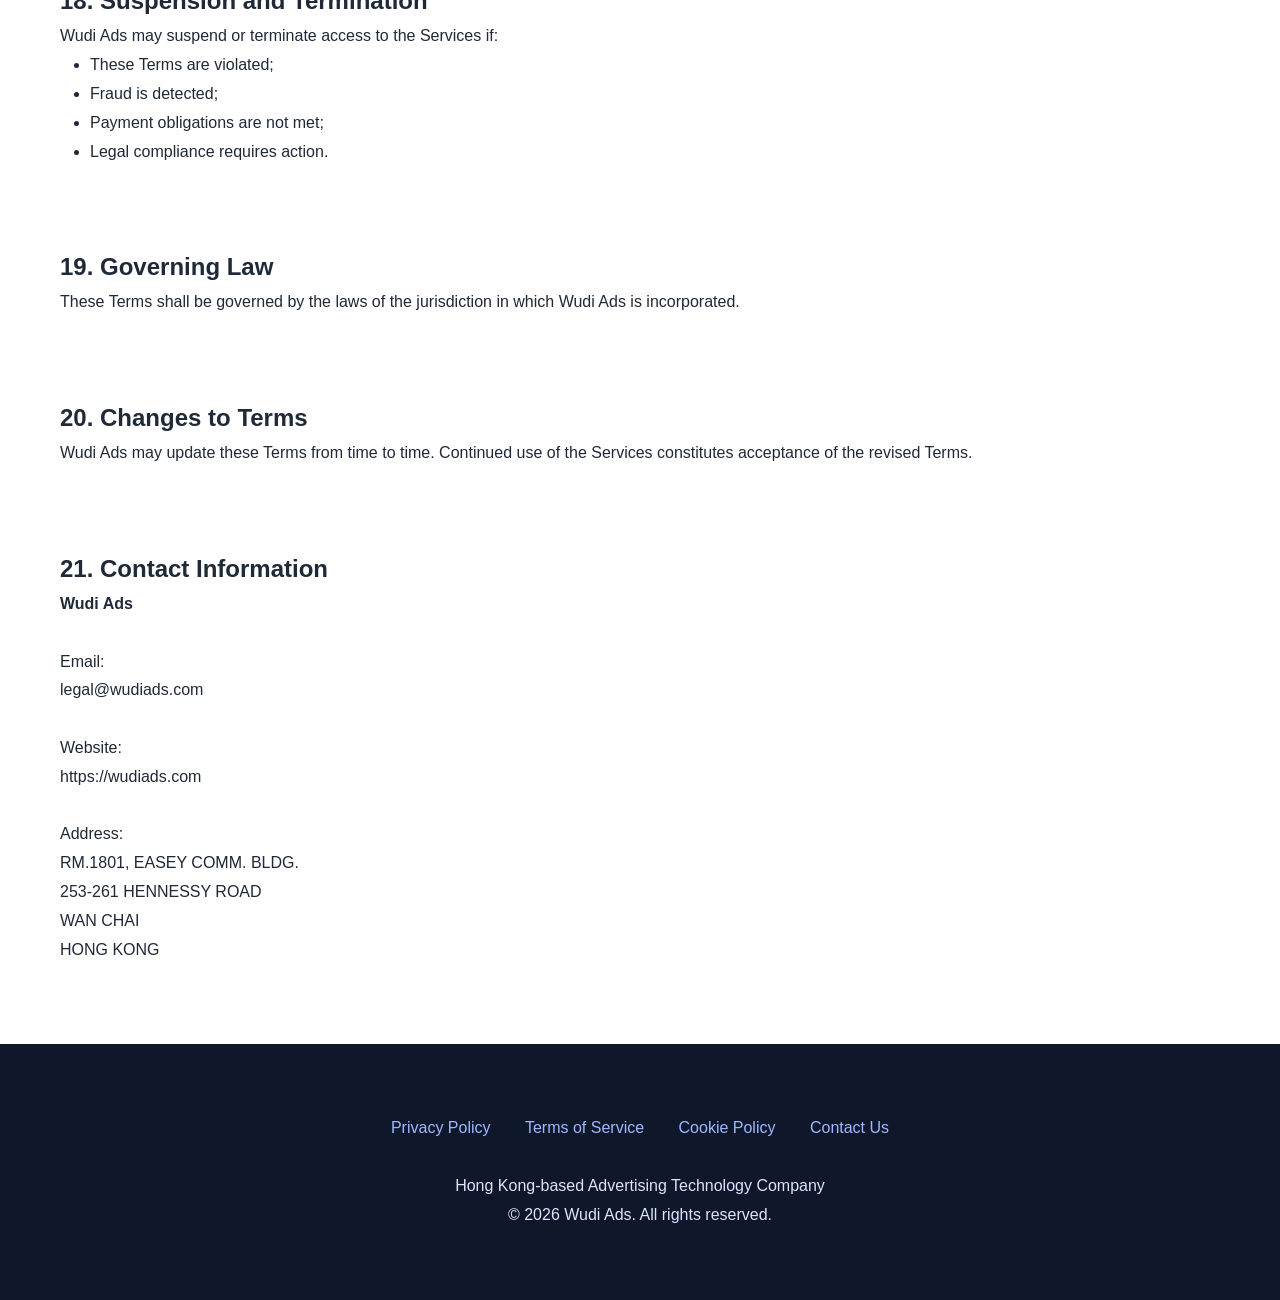
<file: terms.html>
<!DOCTYPE html>
<html lang="en">
<head>
<meta charset="UTF-8">
<meta name="viewport" content="width=device-width, initial-scale=1">
<title>Terms of Service - Wudi Ads</title>

<link rel="stylesheet" href="style.css">

</head>

<body>

<header>
<div class="container navbar">

<div class="logo">
Wudi Ads
</div>

<div class="nav-links">
<a href="index.html">Home</a>
<a href="services.html">Services</a>
<a href="contact.html">Contact</a>
</div>

</div>
</header>


<div class="page">

<h1>Terms of Service</h1>

<br>

<p>
<strong>Last Updated:</strong> June 8, 2026
</p>

<br>

<p>

These Terms of Service ("Terms") govern your access to and use of the Wudi Ads website, advertising platform, APIs, software, and related services (collectively, the "Services").

By accessing or using the Services, you agree to be bound by these Terms. If you do not agree, you may not access or use the Services.

</p>

<br>

<h2>1. Definitions</h2>

<ul>
<li>"Wudi Ads" means Wudi Ads and its affiliates.</li>
<li>"Advertiser" means any party purchasing advertising inventory through the Services.</li>
<li>"Publisher" means any party supplying advertising inventory through the Services.</li>
<li>"User" means any individual or entity accessing the Services.</li>
<li>"Campaign" means any advertising activity conducted through the Services.</li>
</ul>

<br>

<h2>2. Eligibility</h2>

<p>
Users must:
</p>

<ul>
<li>Be at least 18 years old;</li>
<li>Have authority to bind their organization;</li>
<li>Comply with applicable laws and regulations.</li>
</ul>

<br>

<h2>3. Account Registration</h2>

<p>
To access certain features, users may be required to create an account.
Users agree to:
</p>

<ul>
<li>Provide accurate information;</li>
<li>Maintain account security;</li>
<li>Update account information when necessary;</li>
<li>Notify Wudi Ads of unauthorized access.</li>
</ul>

<br>

<h2>4. Advertising Services</h2>

<p>
Wudi Ads may provide:
</p>

<ul>
<li>Mobile advertising;</li>
<li>User acquisition campaigns;</li>
<li>Campaign optimization;</li>
<li>Attribution reporting;</li>
<li>Conversion measurement;</li>
<li>SKAdNetwork support;</li>
<li>Publisher monetization;</li>
<li>Analytics and optimization tools.</li>
</ul>

<p>
Wudi Ads does not guarantee any specific campaign performance or return on investment.
</p>

<br>

<h2>5. Publisher Services</h2>

<p>
Publishers agree to:
</p>

<ul>
<li>Control their traffic sources;</li>
<li>Maintain lawful content;</li>
<li>Avoid fraudulent activity;</li>
<li>Comply with applicable platform policies;</li>
<li>Provide accurate inventory information.</li>
</ul>

<br>

<h2>6. Prohibited Activities</h2>

<p>
Users shall not:
</p>

<ul>
<li>Generate fraudulent traffic;</li>
<li>Manipulate attribution signals;</li>
<li>Engage in click fraud;</li>
<li>Upload malicious software;</li>
<li>Interfere with platform operations;</li>
<li>Violate intellectual property rights;</li>
<li>Violate applicable laws.</li>
</ul>

<br>

<h2>7. Fraud Detection and Enforcement</h2>

<p>

Wudi Ads reserves the right to:

</p>

<ul>
<li>Monitor traffic quality;</li>
<li>Investigate suspicious activity;</li>
<li>Reject invalid traffic;</li>
<li>Reverse fraudulent conversions;</li>
<li>Suspend campaigns;</li>
<li>Terminate abusive accounts.</li>
</ul>

<br>

<h2>8. Payments</h2>

<p>

Advertisers agree to pay fees associated with campaigns.

Publishers may receive payments based on valid impressions, clicks, installs, conversions, or other agreed metrics.

</p>

<br>

<h2>9. Reporting and Attribution</h2>

<p>

Reporting data is provided on a best-effort basis.

Differences may occur because of:

</p>

<ul>
<li>Attribution methodologies;</li>
<li>Privacy restrictions;</li>
<li>Platform limitations;</li>
<li>SKAdNetwork processing;</li>
<li>Third-party measurement systems.</li>
</ul>

<br>

<h2>10. Intellectual Property</h2>

<p>

All rights, title, and interest in the Services remain the property of Wudi Ads.

Users may not:

</p>

<ul>
<li>Copy platform software;</li>
<li>Reverse engineer services;</li>
<li>Modify source code;</li>
<li>Create derivative works.</li>
</ul>

<br>

<h2>11. Confidentiality</h2>

<p>

Each party agrees to protect confidential information received from the other party.

</p>

<br>

<h2>12. Data Protection</h2>

<p>

Each party agrees to comply with applicable privacy and data protection laws.

Use of personal information is governed by the Wudi Ads Privacy Policy.

</p>

<br>

<h2>13. Third-Party Platforms</h2>

<p>

The Services may integrate with third-party platforms including:

</p>

<ul>
<li>Mobile measurement partners;</li>
<li>Advertising exchanges;</li>
<li>Demand-side platforms;</li>
<li>Supply-side platforms;</li>
<li>Analytics providers;</li>
<li>Mobile operating systems.</li>
</ul>

<br>

<h2>14. Service Availability</h2>

<p>

The Services are provided on an "as available" basis.

Wudi Ads does not guarantee uninterrupted or error-free operation.

</p>

<br>

<h2>15. Disclaimer of Warranties</h2>

<p>

TO THE MAXIMUM EXTENT PERMITTED BY LAW, THE SERVICES ARE PROVIDED "AS IS" AND "AS AVAILABLE."

USE OF THE SERVICES IS AT YOUR OWN RISK.

</p>

<br>

<h2>16. Limitation of Liability</h2>

<p>

TO THE MAXIMUM EXTENT PERMITTED BY LAW, WUDI ADS SHALL NOT BE LIABLE FOR INDIRECT, INCIDENTAL, SPECIAL, CONSEQUENTIAL DAMAGES, LOST PROFITS, LOST DATA, OR BUSINESS INTERRUPTION.

</p>

<br>

<h2>17. Indemnification</h2>

<p>

You agree to defend and indemnify Wudi Ads, its affiliates, officers, employees and partners against claims arising from:

</p>

<ul>
<li>Your use of the Services;</li>
<li>Violation of these Terms;</li>
<li>Violation of applicable law;</li>
<li>Infringement of third-party rights.</li>
</ul>

<br>

<h2>18. Suspension and Termination</h2>

<p>

Wudi Ads may suspend or terminate access to the Services if:

</p>

<ul>
<li>These Terms are violated;</li>
<li>Fraud is detected;</li>
<li>Payment obligations are not met;</li>
<li>Legal compliance requires action.</li>
</ul>

<br>

<h2>19. Governing Law</h2>

<p>

These Terms shall be governed by the laws of the jurisdiction in which Wudi Ads is incorporated.

</p>

<br>

<h2>20. Changes to Terms</h2>

<p>

Wudi Ads may update these Terms from time to time.

Continued use of the Services constitutes acceptance of the revised Terms.

</p>

<br>

<h2>21. Contact Information</h2>

<p>

<strong>Wudi Ads</strong>

<br><br>

Email:

<br>

legal@wudiads.com

<br><br>

Website:

<br>

https://wudiads.com

<br><br>

Address:

<br>

RM.1801, EASEY COMM. BLDG.

<br>

253-261 HENNESSY ROAD

<br>

WAN CHAI

<br>

HONG KONG

</p>

</div>


<footer>

<a href="privacy-policy.html">
Privacy Policy
</a>

<a href="terms.html">
Terms of Service
</a>

<a href="cookie-policy.html">
Cookie Policy
</a>

<a href="contact.html">
Contact Us
</a>

<br><br>

<p>
Hong Kong-based Advertising Technology Company
</p>

<p>
© 2026 Wudi Ads. All rights reserved.
</p>

</footer>

</body>
</html>
</file>
<file: style.css>
/* ---------- Global ---------- */

*{
    margin:0;
    padding:0;
    box-sizing:border-box;
}

body{

    font-family:-apple-system,
    BlinkMacSystemFont,
    "Segoe UI",
    Arial,
    sans-serif;

    color:#1f2937;

    background:white;

    line-height:1.8;

}


.container{

    width:90%;

    max-width:1200px;

    margin:auto;

}



/* ---------- Header ---------- */

header{

    background:white;

    border-bottom:1px solid #ececec;

    position:sticky;

    top:0;

    z-index:100;

}


.navbar{

    display:flex;

    justify-content:space-between;

    align-items:center;

    padding:22px 0;

}


.logo{

    font-size:30px;

    font-weight:700;

    color:#0057ff;

}


.nav-links a{

    text-decoration:none;

    color:#333;

    margin-left:30px;

    font-weight:500;

}


.nav-links a:hover{

    color:#0057ff;

}



/* ---------- Hero ---------- */

.hero{

    background:linear-gradient(
            135deg,
            #0f172a,
            #1e3a8a
    );

    color:white;

    padding:120px 0;

}


.hero-container{

    display:flex;

    align-items:center;

    justify-content:space-between;

    gap:60px;

}


.hero-left{

    flex:1;

}


.hero-left h1{

    font-size:64px;

    line-height:1.2;

    margin-bottom:30px;

}


.hero-left p{

    color:#dbe4ff;

    font-size:20px;

}


.hero-right{

    flex:1;

}


.hero-right img{

    width:100%;

    border-radius:20px;

    box-shadow:0 10px 30px rgba(0,0,0,.25);

}



/* ---------- Button ---------- */

.button{

    display:inline-block;

    margin-top:40px;

    background:#2563eb;

    color:white;

    text-decoration:none;

    padding:16px 38px;

    border-radius:12px;

    font-weight:600;

    transition:.3s;

}


.button:hover{

    background:#1d4ed8;

}



/* ---------- Section ---------- */

.section{

    padding:100px 0;

}


.section-gray{

    background:#f7f9fc;

}


.section h2{

    text-align:center;

    font-size:42px;

    margin-bottom:60px;

}


.center{

    text-align:center;

}



/* ---------- About ---------- */

.about-grid{

    display:flex;

    gap:50px;

    align-items:center;

}


.about-image{

    flex:1;

}


.about-image img{

    width:100%;

    border-radius:20px;

}


.about-text{

    flex:1;

}


.about-text h3{

    font-size:32px;

    margin-bottom:20px;

}



/* ---------- Services ---------- */

.grid{

    display:grid;

    grid-template-columns:repeat(
            auto-fit,
            minmax(320px,1fr)
    );

    gap:30px;

}


.card{

    background:white;

    padding:40px;

    border-radius:20px;

    box-shadow:0 5px 20px rgba(0,0,0,.06);

    transition:.3s;

}


.card:hover{

    transform:translateY(-8px);

}


.card h3{

    margin-bottom:20px;

    font-size:24px;

}



/* ---------- Statistics ---------- */

.stats-grid{

    margin-top:50px;

    display:grid;

    grid-template-columns:repeat(3,1fr);

    gap:30px;

}


.stat-card{

    background:#f7f9fc;

    text-align:center;

    padding:50px;

    border-radius:20px;

}


.stat-card h3{

    font-size:52px;

    color:#0057ff;

}


.stat-card p{

    margin-top:10px;

    color:#666;

}



/* ---------- CTA ---------- */

.cta{

    background:#0057ff;

    color:white;

    text-align:center;

    padding:100px 0;

}


.cta h2{

    font-size:48px;

}


.cta p{

    margin-top:20px;

    color:#dbe4ff;

    font-size:20px;

}



/* ---------- Page ---------- */

.page-intro{

    max-width:800px;

    color:#666;

    margin-bottom:60px;

    font-size:18px;

}

.page{

    max-width:1200px;

    margin:auto;

    padding:60px 20px 80px;

}


.page h1{

    font-size:48px;

    margin-bottom:20px;

}


.page h2{

    margin-top:50px;

}


.page ul{

    margin-left:30px;

}



/* ---------- Footer ---------- */

footer{

    background:#0f172a;

    color:#dbe4ff;

    text-align:center;

    padding:70px 0;

}


footer h3{

    color:white;

    margin-bottom:15px;

}


footer a{

    color:#9fb8ff;

    text-decoration:none;

    margin:0 15px;

}


footer a:hover{

    color:white;

}



/* ---------- Responsive ---------- */

@media(max-width:900px){

.hero-container{

    flex-direction:column;

}


.about-grid{

    flex-direction:column;

}


.stats-grid{

    grid-template-columns:1fr;

}


.hero-left h1{

    font-size:44px;

}


.section h2{

    font-size:34px;

}

}


@media(max-width:768px){

.navbar{

    flex-direction:column;

}


.nav-links{

    margin-top:20px;

}


.nav-links a{

    margin:0 10px;

}


.hero{

    padding:80px 0;

}


.hero-left h1{

    font-size:36px;

}


.cta h2{

    font-size:34px;

}

}
</file>
